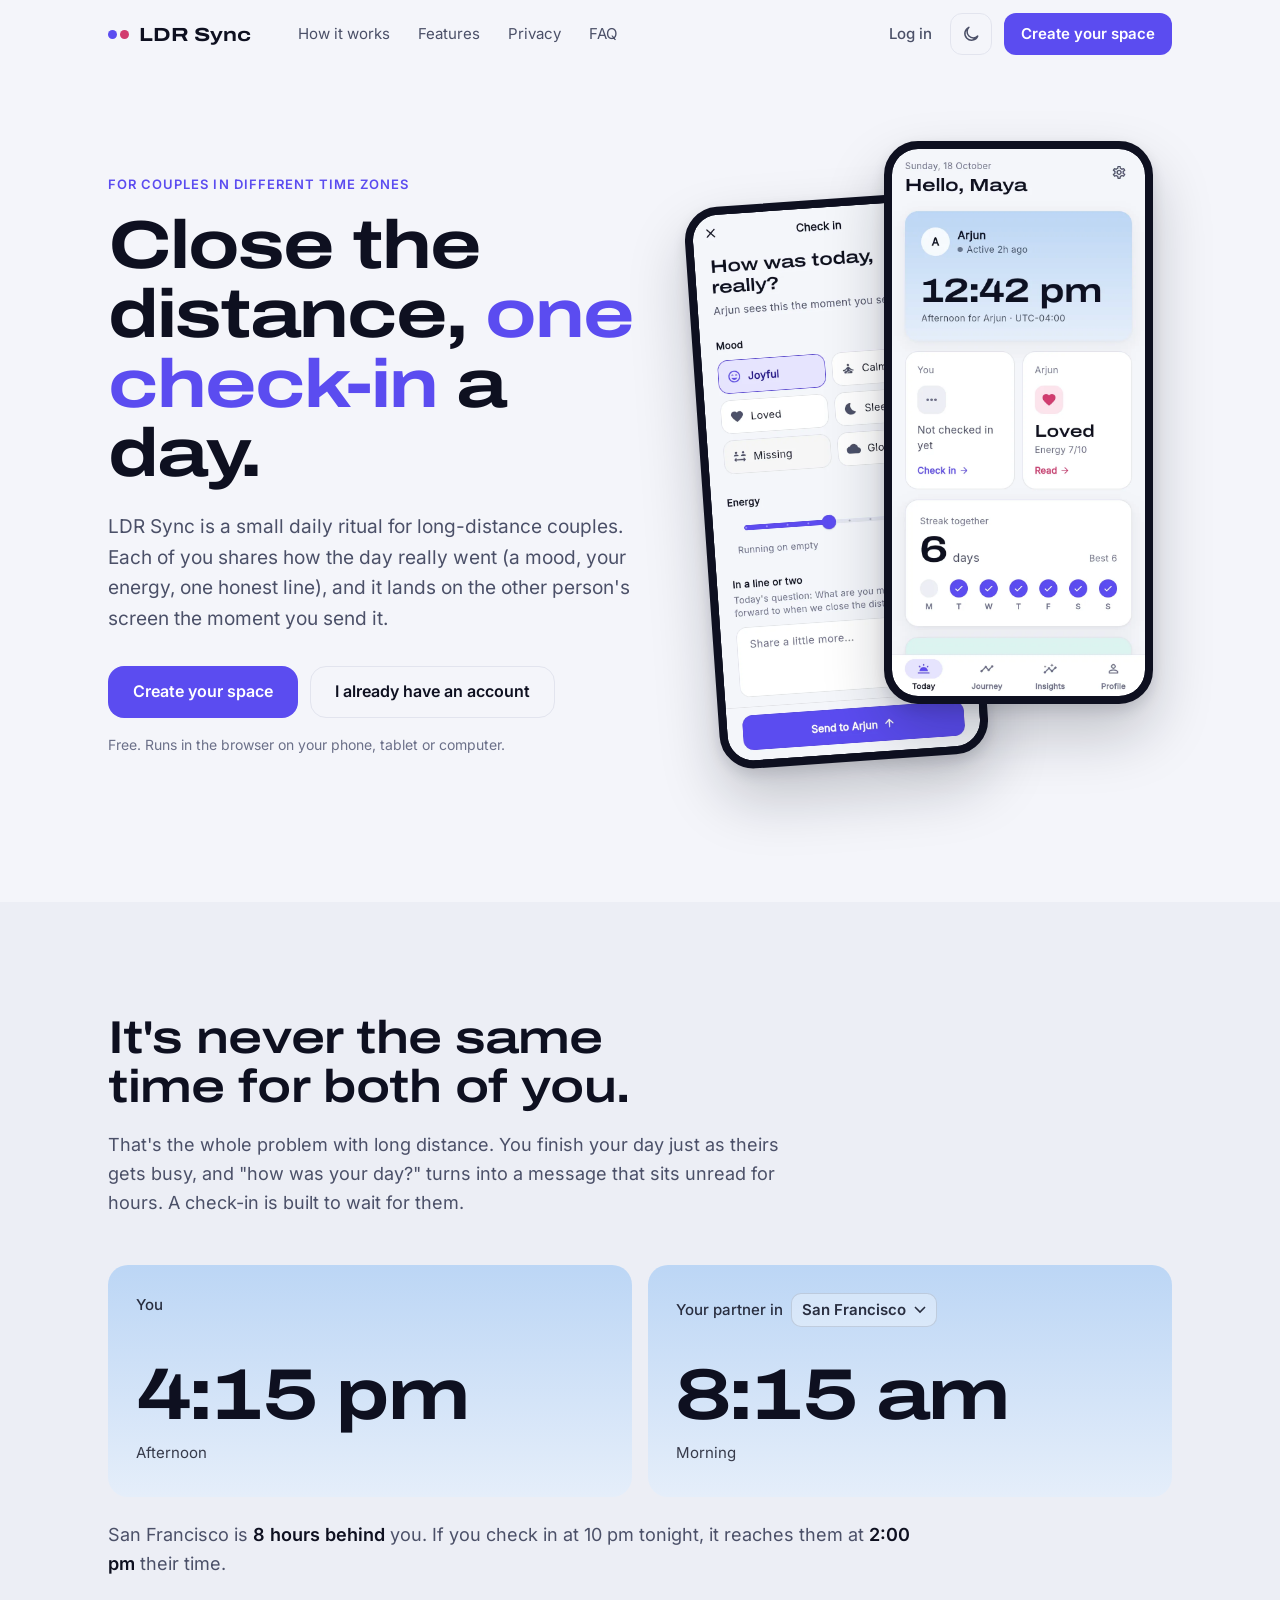
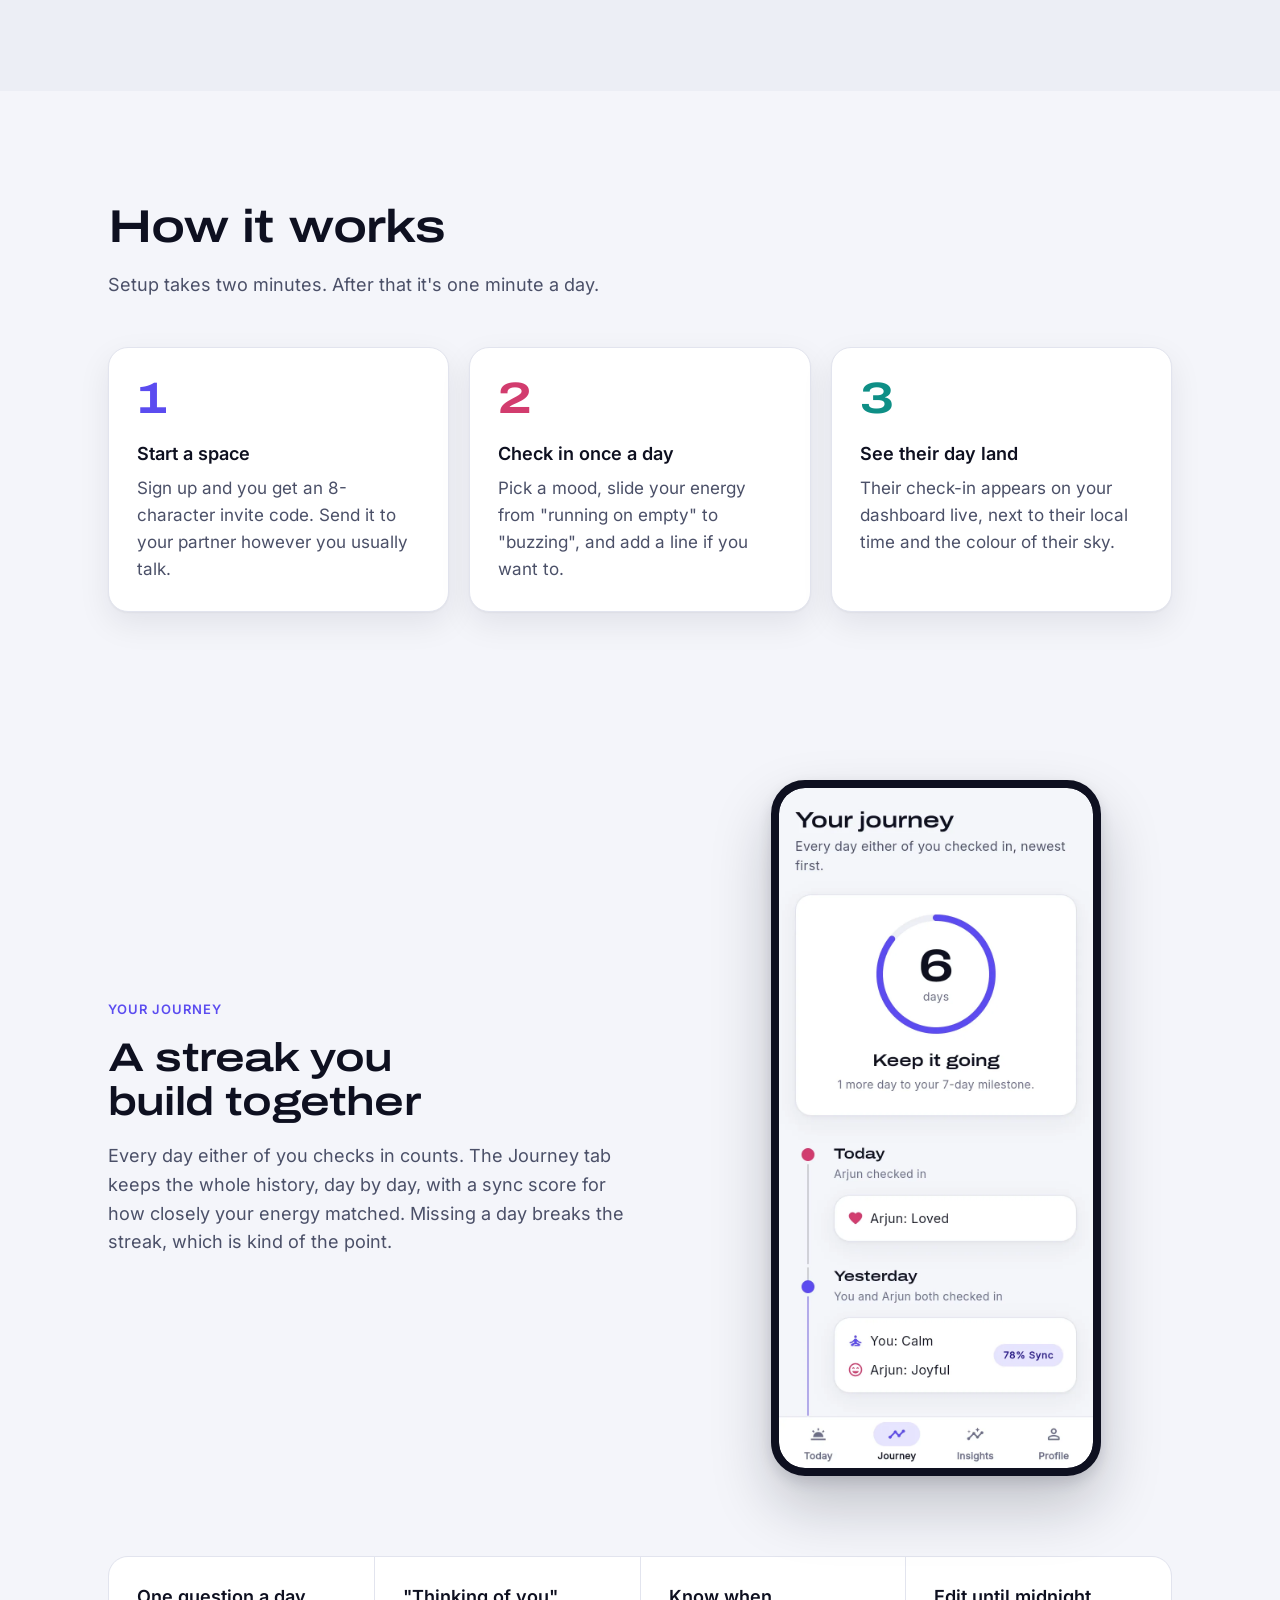
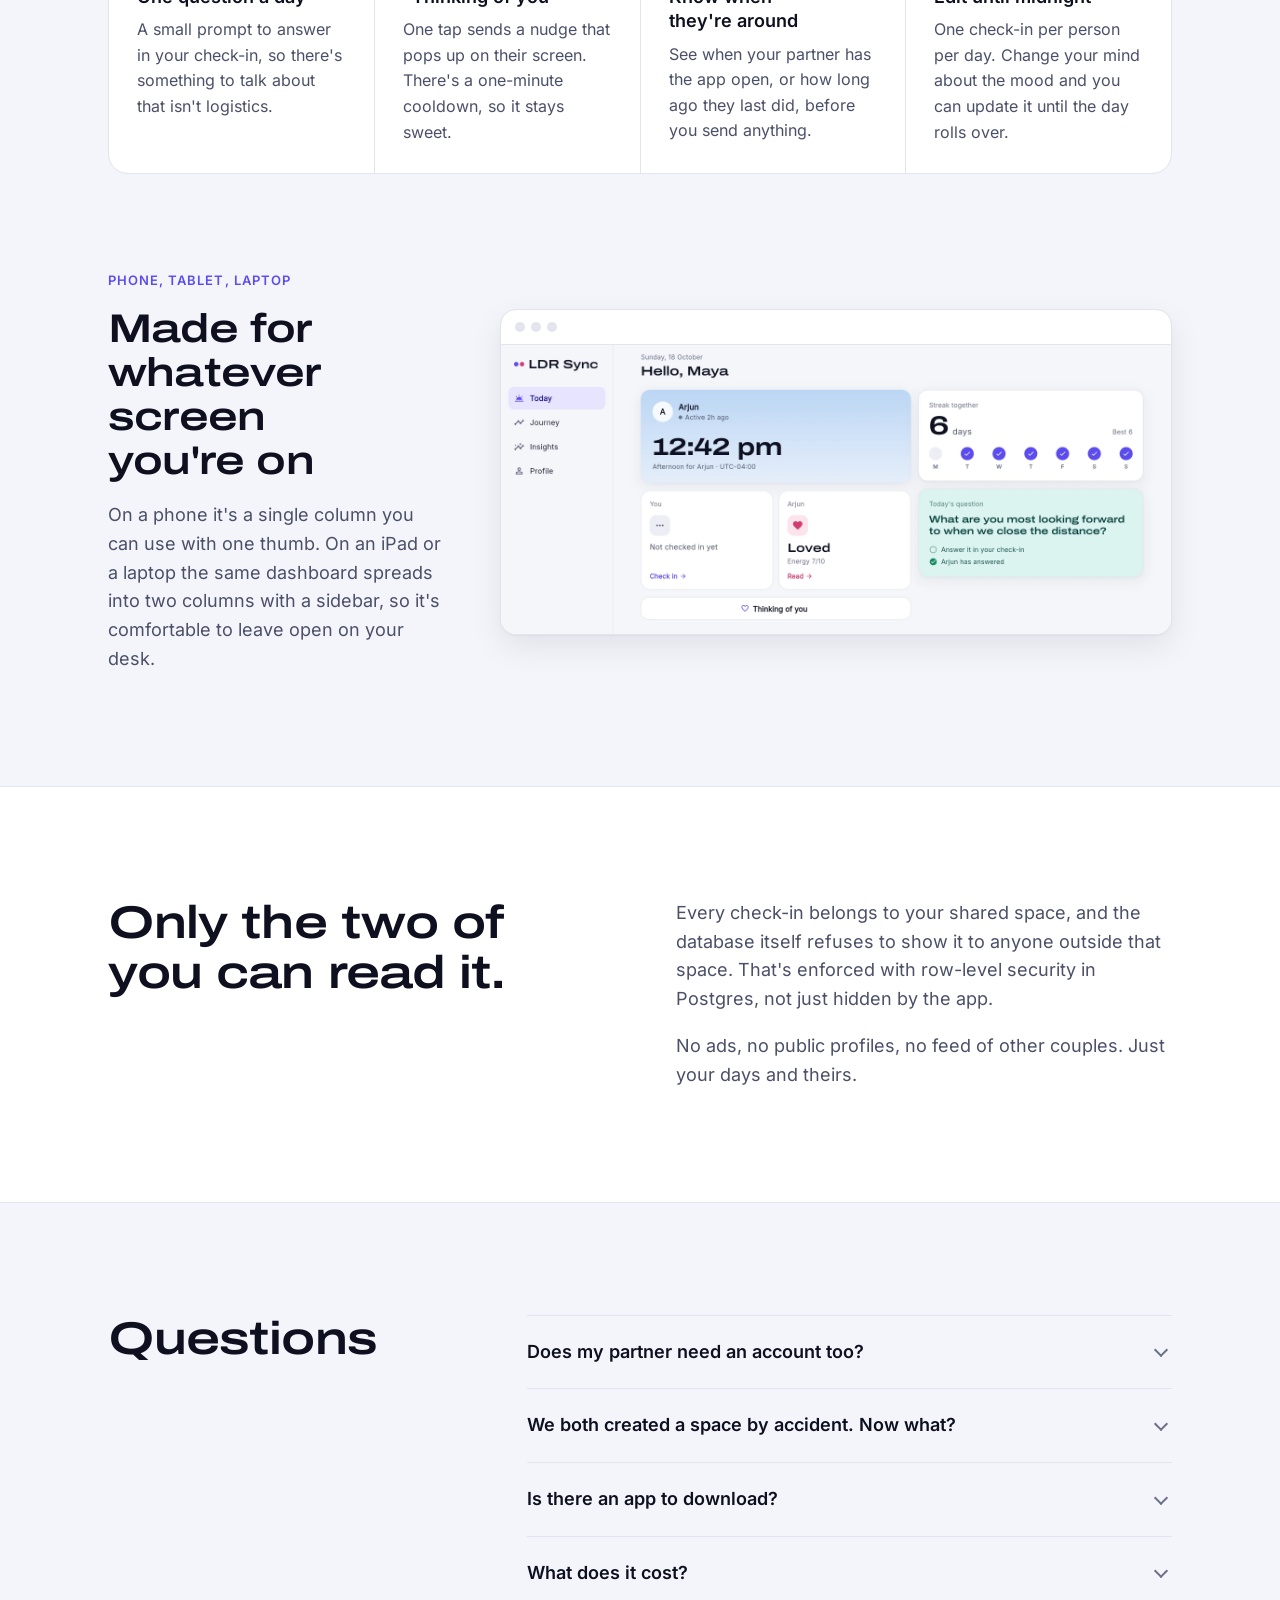
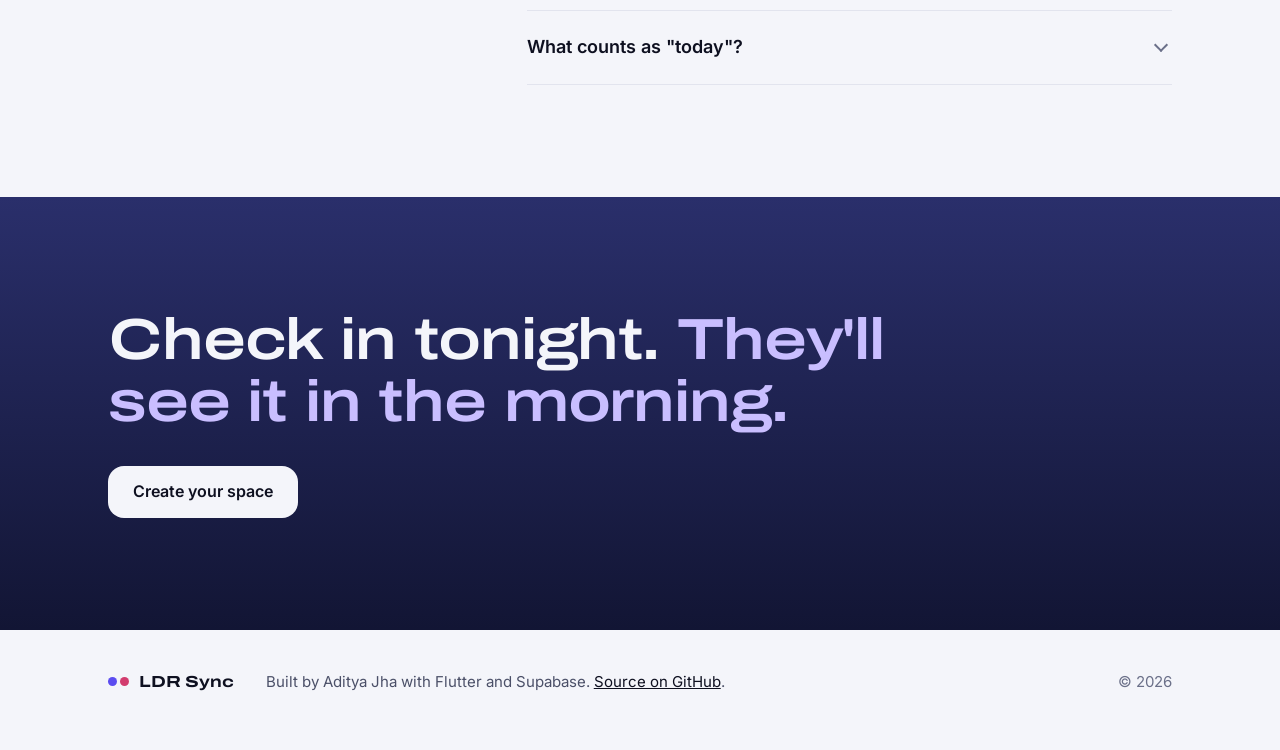
<file: web_landing/index.html>
<!doctype html>
<html lang="en">
<head>
  <meta charset="utf-8">
  <meta name="viewport" content="width=device-width, initial-scale=1">
  <title>LDR Sync: a daily check-in for long-distance couples</title>
  <meta name="description" content="A small daily ritual for couples in different time zones. Share a mood, your energy and one honest line, and see each other's day land in real time.">
  <meta name="theme-color" content="#F4F5FA" media="(prefers-color-scheme: light)">
  <meta name="theme-color" content="#0B0D17" media="(prefers-color-scheme: dark)">
  <meta name="color-scheme" content="light dark">
  <script>
    // Apply a saved light/dark choice before first paint, so there is no flash.
    try { var t = localStorage.getItem("theme"); if (t === "light" || t === "dark") document.documentElement.dataset.theme = t; } catch (e) {}
  </script>
  <meta property="og:title" content="LDR Sync">
  <meta property="og:description" content="A daily check-in for couples in different time zones.">
  <meta property="og:type" content="website">
  <meta property="og:image" content="img/light-desktop-dashboard.webp">
  <link rel="icon" href="favicon.svg" type="image/svg+xml">
  <link rel="icon" href="favicon.png" type="image/png" sizes="32x32">
  <link rel="apple-touch-icon" href="apple-touch-icon.png">
  <link rel="preload" href="fonts/ArchivoExpanded-700.woff2" as="font" type="font/woff2" crossorigin>
  <link rel="preload" href="fonts/Inter-var.woff2" as="font" type="font/woff2" crossorigin>
  <link rel="stylesheet" href="styles.css">
</head>
<body>
  <a class="skip" href="#main">Skip to content</a>

  <header class="site-header">
    <div class="wrap header-inner">
      <a class="wordmark" href="./" aria-label="LDR Sync home">
        <span class="dot dot-you" aria-hidden="true"></span><span class="dot dot-them" aria-hidden="true"></span>
        LDR Sync
      </a>
      <nav class="nav" aria-label="Page sections">
        <a href="#how">How it works</a>
        <a href="#features">Features</a>
        <a href="#privacy">Privacy</a>
        <a href="#faq">FAQ</a>
      </nav>
      <div class="header-actions">
        <a class="link" href="app/#/login">Log in</a>
        <button class="theme-toggle" type="button" id="theme-toggle" aria-label="Switch to dark mode">
          <svg class="icon-moon" viewBox="0 0 24 24" fill="none" stroke="currentColor" stroke-width="1.8" stroke-linecap="round" stroke-linejoin="round" aria-hidden="true"><path d="M20 14.5A8 8 0 1 1 9.5 4a6.5 6.5 0 0 0 10.5 10.5z"/></svg>
          <svg class="icon-sun" viewBox="0 0 24 24" fill="none" stroke="currentColor" stroke-width="1.8" stroke-linecap="round" aria-hidden="true"><circle cx="12" cy="12" r="4"/><path d="M12 2.5v2M12 19.5v2M2.5 12h2M19.5 12h2M5.3 5.3l1.4 1.4M17.3 17.3l1.4 1.4M5.3 18.7l1.4-1.4M17.3 6.7l1.4-1.4"/></svg>
        </button>
        <a class="btn btn-small" href="app/#/login?mode=signup">Create your space</a>
      </div>
    </div>
  </header>

  <main id="main">
    <!-- Hero -->
    <section class="hero">
      <div class="wrap hero-grid">
        <div class="hero-copy">
          <p class="eyebrow">For couples in different time zones</p>
          <h1>Close the distance, <span class="accent">one <span class="nowrap">check-in</span></span> a day.</h1>
          <p class="lede">
            LDR Sync is a small daily ritual for long-distance couples. Each of you
            shares how the day really went (a mood, your energy, one honest line),
            and it lands on the other person's screen the moment you send it.
          </p>
          <div class="cta-row">
            <a class="btn" href="app/#/login?mode=signup">Create your space</a>
            <a class="btn btn-ghost" href="app/#/login">I already have an account</a>
          </div>
          <p class="fine">Free. Runs in the browser on your phone, tablet or computer.</p>
        </div>

        <div class="hero-visual" aria-hidden="true">
          <figure class="phone phone-back">
            <img src="img/light-phone-checkin.webp" data-dark="img/dark-phone-checkin.webp" width="390" height="844" alt="" loading="eager" decoding="async">
          </figure>
          <figure class="phone phone-front">
            <img src="img/light-phone-dashboard.webp" data-dark="img/dark-phone-dashboard.webp" width="390" height="844" alt="" loading="eager" decoding="async">
          </figure>
        </div>
      </div>
    </section>

    <!-- Two skies -->
    <section class="skies" aria-labelledby="skies-title">
      <div class="wrap">
        <div class="section-head">
          <h2 id="skies-title">It's never the same time for both of you.</h2>
          <p>
            That's the whole problem with long distance. You finish your day
            just as theirs gets busy, and "how was your day?" turns into a
            message that sits unread for hours. A check-in is built to wait for them.
          </p>
        </div>

        <div class="sky-pair">
          <article class="sky-card" id="sky-you">
            <p class="sky-who">You<span class="sky-place" id="you-place"></span></p>
            <p class="sky-time" id="you-time">--:--</p>
            <p class="sky-label" id="you-label">&nbsp;</p>
          </article>
          <article class="sky-card" id="sky-them">
            <p class="sky-who">
              <label for="city">Your partner in</label>
              <select id="city" class="sky-select"></select>
            </p>
            <p class="sky-time" id="them-time">--:--</p>
            <p class="sky-label" id="them-label">&nbsp;</p>
          </article>
        </div>
        <p class="sky-note" id="sky-note" aria-live="polite"></p>
      </div>
    </section>

    <!-- How it works -->
    <section id="how" class="how" aria-labelledby="how-title">
      <div class="wrap">
        <div class="section-head">
          <h2 id="how-title">How it works</h2>
          <p>Setup takes two minutes. After that it's one minute a day.</p>
        </div>
        <ol class="steps">
          <li>
            <span class="step-num">1</span>
            <h3>Start a space</h3>
            <p>Sign up and you get an 8-character invite code. Send it to your partner however you usually talk.</p>
          </li>
          <li>
            <span class="step-num">2</span>
            <h3>Check in once a day</h3>
            <p>Pick a mood, slide your energy from "running on empty" to "buzzing", and add a line if you want to.</p>
          </li>
          <li>
            <span class="step-num">3</span>
            <h3>See their day land</h3>
            <p>Their check-in appears on your dashboard live, next to their local time and the colour of their sky.</p>
          </li>
        </ol>
      </div>
    </section>

    <!-- Features -->
    <section id="features" class="features" aria-labelledby="features-title">
      <div class="wrap">
        <h2 id="features-title" class="visually-hidden">Features</h2>

        <div class="feature">
          <div class="feature-copy">
            <p class="eyebrow">Your journey</p>
            <h3>A streak you build together</h3>
            <p>
              Every day either of you checks in counts. The Journey tab keeps the
              whole history, day by day, with a sync score for how closely your
              energy matched. Missing a day breaks the streak, which is kind of the point.
            </p>
          </div>
          <figure class="phone phone-solo">
            <img src="img/light-phone-journey.webp" data-dark="img/dark-phone-journey.webp" width="390" height="844" alt="The Journey screen: a six-day streak and a timeline of both partners' moods." loading="lazy" decoding="async">
          </figure>
        </div>

        <ul class="feature-grid">
          <li>
            <h3>One question a day</h3>
            <p>A small prompt to answer in your check-in, so there's something to talk about that isn't logistics.</p>
          </li>
          <li>
            <h3>"Thinking of you"</h3>
            <p>One tap sends a nudge that pops up on their screen. There's a one-minute cooldown, so it stays sweet.</p>
          </li>
          <li>
            <h3>Know when they're around</h3>
            <p>See when your partner has the app open, or how long ago they last did, before you send anything.</p>
          </li>
          <li>
            <h3>Edit until midnight</h3>
            <p>One check-in per person per day. Change your mind about the mood and you can update it until the day rolls over.</p>
          </li>
        </ul>

        <div class="screens">
          <div class="screens-copy">
            <p class="eyebrow">Phone, tablet, laptop</p>
            <h3>Made for whatever screen you're on</h3>
            <p>
              On a phone it's a single column you can use with one thumb. On an iPad
              or a laptop the same dashboard spreads into two columns with a sidebar,
              so it's comfortable to leave open on your desk.
            </p>
          </div>
          <figure class="browser">
            <div class="browser-bar" aria-hidden="true"><span></span><span></span><span></span></div>
            <img src="img/light-desktop-dashboard.webp" data-dark="img/dark-desktop-dashboard.webp" width="1440" height="620" alt="The LDR Sync dashboard on a desktop browser, with a sidebar and a two-column layout." loading="lazy" decoding="async">
          </figure>
        </div>
      </div>
    </section>

    <!-- Privacy -->
    <section id="privacy" class="privacy" aria-labelledby="privacy-title">
      <div class="wrap privacy-inner">
        <h2 id="privacy-title">Only the two of you can read it.</h2>
        <div class="privacy-points">
          <p>
            Every check-in belongs to your shared space, and the database itself
            refuses to show it to anyone outside that space. That's enforced with
            row-level security in Postgres, not just hidden by the app.
          </p>
          <p>
            No ads, no public profiles, no feed of other couples. Just your days
            and theirs.
          </p>
        </div>
      </div>
    </section>

    <!-- FAQ -->
    <section id="faq" class="faq" aria-labelledby="faq-title">
      <div class="wrap faq-inner">
        <h2 id="faq-title">Questions</h2>
        <div class="faq-list">
          <details>
            <summary>Does my partner need an account too?</summary>
            <p>Yes. You each sign up with your own email. One of you starts the space and shares the code, and the other enters it.</p>
          </details>
          <details>
            <summary>We both created a space by accident. Now what?</summary>
            <p>No problem. Either of you can enter the other's code from the invite screen. Your empty space is cleaned up automatically.</p>
          </details>
          <details>
            <summary>Is there an app to download?</summary>
            <p>Not from an app store yet. It runs in your browser, and on a phone you can add it to your home screen from the share menu so it opens like an app.</p>
          </details>
          <details>
            <summary>What does it cost?</summary>
            <p>Nothing. There's no paid plan.</p>
          </details>
          <details>
            <summary>What counts as "today"?</summary>
            <p>Days are counted in UTC, so the two of you always agree on which day a check-in belongs to, even twelve time zones apart.</p>
          </details>
        </div>
      </div>
    </section>

    <!-- Closing CTA -->
    <section class="closing">
      <div class="wrap closing-inner">
        <h2>Check in tonight. <span class="accent">They'll see it in the morning.</span></h2>
        <a class="btn btn-light" href="app/#/login?mode=signup">Create your space</a>
      </div>
    </section>
  </main>

  <footer class="site-footer">
    <div class="wrap footer-inner">
      <a class="wordmark wordmark-small" href="./">
        <span class="dot dot-you" aria-hidden="true"></span><span class="dot dot-them" aria-hidden="true"></span>
        LDR Sync
      </a>
      <p>Built by Aditya Jha with Flutter and Supabase. <a href="https://github.com/aquiadi/LDR_App_V1">Source on GitHub</a>.</p>
      <p class="muted">© <span id="year">2026</span></p>
    </div>
  </footer>

  <script src="app.js" defer></script>
</body>
</html>
</file>
<file: web_landing/styles.css>
/* LDR Sync landing page. Same tokens as the app (lib/core/theme/colors.dart). */

@font-face {
  font-family: "Archivo Expanded";
  src: url("fonts/ArchivoExpanded-600.woff2") format("woff2");
  font-weight: 600;
  font-style: normal;
  font-display: swap;
}
@font-face {
  font-family: "Archivo Expanded";
  src: url("fonts/ArchivoExpanded-700.woff2") format("woff2");
  font-weight: 700;
  font-style: normal;
  font-display: swap;
}
@font-face {
  font-family: "Inter";
  src: url("fonts/Inter-var.woff2") format("woff2");
  font-weight: 400 700;
  font-style: normal;
  font-display: swap;
}

/* Light */
:root {
  color-scheme: light;
  --bg: #F4F5FA;
  --bg-2: #ECEEF5;
  --card: #FFFFFF;
  --ink: #0E1020;
  --ink-2: #4B5068;
  --muted: #6B7089;
  --line: #E2E4EE;
  --you: #5B4CF0;
  --you-hover: #4A3BD9;
  --you-tint: #E7E4FF;
  --on-you: #FFFFFF;
  --them: #D23C6E;
  --teal: #0E8F86;
  --shadow: 0 1px 2px rgb(14 16 32 / 4%), 0 12px 32px rgb(14 16 32 / 8%);
  --phone-edge: #0E1020;
  --header-bg: rgb(244 245 250 / 85%);

  --display: "Archivo Expanded", "Arial Black", system-ui, sans-serif;
  --sans: "Inter", system-ui, -apple-system, "Segoe UI", sans-serif;

  --gutter: 20px;
  --radius: 20px;
}

/* Dark: used when the visitor's system is dark, unless they picked light. */
@media (prefers-color-scheme: dark) {
  :root:not([data-theme="light"]) {
    color-scheme: dark;
    --bg: #0B0D17;
    --bg-2: #10121E;
    --card: #151827;
    --ink: #ECEDF5;
    --ink-2: #A8ACC2;
    --muted: #8A8FA8;
    --line: #262A3D;
    --you: #A79BFF;
    --you-hover: #BDB3FF;
    --you-tint: #2D2670;
    --on-you: #160E5C;
    --them: #FF7FA8;
    --teal: #4FD1C5;
    --shadow: none;
    --phone-edge: #262A3F;
    --header-bg: rgb(11 13 23 / 85%);
  }
}
:root[data-theme="dark"] {
  color-scheme: dark;
  --bg: #0B0D17;
  --bg-2: #10121E;
  --card: #151827;
  --ink: #ECEDF5;
  --ink-2: #A8ACC2;
  --muted: #8A8FA8;
  --line: #262A3D;
  --you: #A79BFF;
  --you-hover: #BDB3FF;
  --you-tint: #2D2670;
  --on-you: #160E5C;
  --them: #FF7FA8;
  --teal: #4FD1C5;
  --shadow: none;
  --phone-edge: #262A3F;
  --header-bg: rgb(11 13 23 / 85%);
}

@media (min-width: 640px) { :root { --gutter: 32px; } }
@media (min-width: 1024px) { :root { --gutter: 48px; } }

*, *::before, *::after { box-sizing: border-box; }

html { -webkit-text-size-adjust: 100%; scroll-behavior: smooth; }
@media (prefers-reduced-motion: reduce) { html { scroll-behavior: auto; } }

body {
  margin: 0;
  background: var(--bg);
  color: var(--ink);
  font-family: var(--sans);
  font-size: 17px;
  line-height: 1.6;
  -webkit-font-smoothing: antialiased;
  text-rendering: optimizeLegibility;
}

img { display: block; max-width: 100%; height: auto; }
a { color: inherit; }
h1, h2, h3 { margin: 0; font-weight: 600; text-wrap: balance; }
p { margin: 0; }

.wrap { width: 100%; max-width: 1160px; margin: 0 auto; padding: 0 var(--gutter); }

.visually-hidden {
  position: absolute; width: 1px; height: 1px; overflow: hidden;
  clip: rect(0 0 0 0); white-space: nowrap;
}
.skip {
  position: absolute; left: 12px; top: -48px; z-index: 20;
  background: var(--ink); color: var(--bg); padding: 8px 14px; border-radius: 10px;
}
.skip:focus { top: 12px; }

:focus-visible { outline: 2px solid var(--you); outline-offset: 3px; border-radius: 6px; }

/* Wordmark: one dot for each of you */
.wordmark {
  display: inline-flex; align-items: center;
  font-family: var(--display); font-weight: 700; font-size: 19px; letter-spacing: -0.01em;
  line-height: 1; text-decoration: none; white-space: nowrap;
}
.dot { width: 9px; height: 9px; border-radius: 50%; display: inline-block; }
.dot-you { background: var(--you); }
.dot-them { background: var(--them); margin: 0 10px 0 3px; }
.wordmark-small { font-size: 16px; }

/* Buttons */
.btn {
  display: inline-flex; align-items: center; justify-content: center;
  min-height: 52px; padding: 0 24px; border-radius: 16px;
  background: var(--you); color: var(--on-you); text-decoration: none;
  font-weight: 600; font-size: 16px; border: 1px solid transparent;
  transition: background-color .15s ease, transform .15s ease;
}
.btn:hover { background: var(--you-hover); }
.btn:active { transform: translateY(1px); }
.btn-small { min-height: 42px; padding: 0 16px; border-radius: 12px; font-size: 15px; }
.btn-ghost { background: transparent; color: var(--ink); border-color: var(--line); }
.btn-ghost:hover { background: var(--card); }
.btn-light { background: #F4F5FA; color: #0E1020; }
.btn-light:hover { background: #fff; }
.link { text-decoration: none; font-weight: 500; font-size: 15px; color: var(--ink-2); }
.link:hover { color: var(--ink); }

.theme-toggle {
  display: inline-grid; place-items: center; width: 42px; height: 42px; flex: none;
  border-radius: 12px; border: 1px solid var(--line); background: transparent; color: var(--ink-2);
  cursor: pointer;
}
.theme-toggle:hover { color: var(--ink); background: var(--card); }
.theme-toggle svg { width: 20px; height: 20px; }
.theme-toggle .icon-sun { display: none; }
.is-dark .theme-toggle .icon-sun { display: block; }
.is-dark .theme-toggle .icon-moon { display: none; }

/* Header */
.site-header {
  position: sticky; top: 0; z-index: 10;
  background: var(--header-bg);
  backdrop-filter: saturate(140%) blur(10px);
  -webkit-backdrop-filter: saturate(140%) blur(10px);
  border-bottom: 1px solid transparent;
}
.site-header.scrolled { border-bottom-color: var(--line); }
.header-inner { display: flex; align-items: center; gap: 24px; height: 68px; }
.nav { display: none; gap: 28px; margin-left: 24px; }
.nav a { text-decoration: none; font-size: 15px; color: var(--ink-2); }
.nav a:hover { color: var(--ink); }
.header-actions { margin-left: auto; display: flex; align-items: center; gap: 12px; }
.header-actions .link { display: none; margin-right: 6px; }
@media (min-width: 640px) { .header-actions .link { display: inline; } }
@media (min-width: 960px) { .nav { display: flex; } }
@media (max-width: 400px) { .header-actions .btn-small { padding: 0 12px; font-size: 14px; } }

/* Section rhythm */
section { padding: 72px 0; }
@media (min-width: 1024px) { section { padding: 112px 0; } }

.eyebrow {
  font-size: 13px; font-weight: 600; color: var(--you);
  letter-spacing: 0.08em; text-transform: uppercase;
  margin-bottom: 16px;
}
h2 {
  font-family: var(--display); font-weight: 600;
  font-size: clamp(30px, 4.2vw, 46px); line-height: 1.08; letter-spacing: -0.02em;
}
h3 { font-size: 18px; font-weight: 600; line-height: 1.35; }
.accent { color: var(--you); }
.accent-them { color: var(--them); }

.section-head { max-width: 700px; margin-bottom: 48px; }
.section-head p { margin-top: 18px; color: var(--ink-2); font-size: 18px; }

/* Hero */
.hero { padding-top: 40px; overflow: hidden; }
.hero-grid { display: grid; gap: 48px; align-items: center; }
@media (min-width: 960px) {
  .hero { padding-top: 72px; }
  .hero-grid { grid-template-columns: 1.1fr 1fr; gap: 56px; }
}
.hero h1 {
  font-family: var(--display); font-weight: 700;
  font-size: clamp(38px, 5.6vw, 68px);
  line-height: 1.02; letter-spacing: -0.03em;
}
.lede { margin-top: 24px; max-width: 34em; font-size: 19px; color: var(--ink-2); }
.cta-row { display: flex; flex-wrap: wrap; gap: 12px; margin-top: 32px; }
.fine { margin-top: 16px; font-size: 14px; color: var(--muted); }

.hero-visual { position: relative; margin: 0 auto; width: min(100%, 520px); aspect-ratio: 0.74; }
.phone {
  margin: 0; position: absolute; width: 56%;
  border-radius: 34px; overflow: hidden;
  border: 8px solid var(--phone-edge);
  background: var(--phone-edge);
  box-shadow: 0 30px 60px rgb(14 16 32 / 22%), 0 6px 14px rgb(14 16 32 / 12%);
}
.phone img { border-radius: 26px; }
.phone-front { right: 4%; top: 0; z-index: 2; }
.phone-back { left: 2%; top: 9%; transform: rotate(-4deg); }
@media (max-width: 420px) { .phone { border-width: 6px; border-radius: 26px; } .phone img { border-radius: 20px; } }

/* Two skies */
.skies { background: var(--bg-2); }
.sky-pair { display: grid; gap: 16px; }
@media (min-width: 720px) { .sky-pair { grid-template-columns: 1fr 1fr; } }
.sky-card {
  border-radius: var(--radius); padding: 28px 28px 32px; min-height: 230px;
  display: flex; flex-direction: column; color: #0E1020;
  background: linear-gradient(#BCD6F5, #E5EEFA);
  transition: background .6s ease, color .6s ease;
}
.sky-card.is-night { color: #F4F5FA; }
.sky-who { font-size: 15px; font-weight: 500; display: flex; flex-wrap: wrap; align-items: center; gap: 8px; opacity: .85; }
.sky-place::before { content: "· "; }
.sky-place:empty::before { content: ""; }
.sky-time {
  margin-top: auto; padding-top: 32px;
  font-family: var(--display); font-weight: 700;
  font-size: clamp(46px, 6.5vw, 72px); line-height: 1; letter-spacing: -0.03em;
  font-variant-numeric: tabular-nums;
}
.sky-label { margin-top: 10px; font-size: 15px; opacity: .8; }
.sky-select {
  font: inherit; font-weight: 600; color: inherit;
  background: rgb(255 255 255 / 40%); border: 1px solid rgb(14 16 32 / 15%);
  border-radius: 10px; padding: 4px 30px 4px 10px; appearance: none;
  background-image: url("data:image/svg+xml,%3Csvg xmlns='http://www.w3.org/2000/svg' width='12' height='8'%3E%3Cpath d='M1 1l5 5 5-5' fill='none' stroke='%230E1020' stroke-width='1.6'/%3E%3C/svg%3E");
  background-repeat: no-repeat; background-position: right 10px center;
}
.is-night .sky-select {
  background-color: rgb(255 255 255 / 12%); border-color: rgb(255 255 255 / 25%);
  background-image: url("data:image/svg+xml,%3Csvg xmlns='http://www.w3.org/2000/svg' width='12' height='8'%3E%3Cpath d='M1 1l5 5 5-5' fill='none' stroke='%23F4F5FA' stroke-width='1.6'/%3E%3C/svg%3E");
}
.sky-select option { color: #0E1020; background: #fff; }
.sky-note { margin-top: 24px; max-width: 46em; font-size: 18px; color: var(--ink-2); min-height: 1.6em; }
.sky-note strong { color: var(--ink); font-weight: 600; }

/* How it works */
.steps { list-style: none; margin: 0; padding: 0; display: grid; gap: 16px; }
@media (min-width: 860px) { .steps { grid-template-columns: repeat(3, 1fr); gap: 20px; } }
.steps li {
  background: var(--card); border: 1px solid var(--line); border-radius: var(--radius);
  padding: 28px; box-shadow: var(--shadow);
}
.step-num {
  font-family: var(--display); font-weight: 700; font-size: 44px; line-height: 1; color: var(--you);
  display: block; margin-bottom: 22px; letter-spacing: -0.03em;
}
.steps li:nth-child(2) .step-num { color: var(--them); }
.steps li:nth-child(3) .step-num { color: var(--teal); }
.steps p { margin-top: 8px; color: var(--ink-2); }

/* Features */
.features { padding-top: 0; }
.feature { display: grid; gap: 40px; align-items: center; padding: 56px 0; }
@media (min-width: 860px) { .feature { grid-template-columns: 1.1fr 1fr; gap: 72px; } }
.feature-copy h3, .screens-copy h3 {
  font-family: var(--display); font-weight: 600;
  font-size: clamp(28px, 3.6vw, 40px); line-height: 1.1; letter-spacing: -0.02em;
}
.feature-copy p:last-child, .screens-copy p:last-child { margin-top: 18px; color: var(--ink-2); font-size: 18px; max-width: 32em; }
.phone-solo { position: relative; width: min(78%, 330px); margin: 0 auto; }

.feature-grid {
  list-style: none; margin: 24px 0 0; padding: 0;
  display: grid; gap: 1px; background: var(--line);
  border: 1px solid var(--line); border-radius: var(--radius); overflow: hidden;
}
@media (min-width: 720px) { .feature-grid { grid-template-columns: 1fr 1fr; } }
@media (min-width: 1100px) { .feature-grid { grid-template-columns: repeat(4, 1fr); } }
.feature-grid li { background: var(--card); padding: 28px; }
.feature-grid p { margin-top: 8px; color: var(--ink-2); font-size: 16px; }

.screens { display: grid; gap: 40px; margin-top: 96px; }
@media (min-width: 1024px) { .screens { grid-template-columns: 0.8fr 1.6fr; align-items: center; gap: 56px; } }
.browser {
  margin: 0; border-radius: 16px; overflow: hidden; background: var(--card);
  border: 1px solid var(--line); box-shadow: var(--shadow);
}
.browser-bar { display: flex; gap: 6px; padding: 12px 14px; border-bottom: 1px solid var(--line); }
.browser-bar span { width: 10px; height: 10px; border-radius: 50%; background: var(--line); }

/* Privacy */
.privacy { background: var(--card); border-top: 1px solid var(--line); border-bottom: 1px solid var(--line); }
.privacy-inner { display: grid; gap: 32px; }
@media (min-width: 900px) { .privacy-inner { grid-template-columns: 1fr 1fr; gap: 72px; align-items: start; } }
.privacy-points { display: grid; gap: 18px; font-size: 18px; color: var(--ink-2); }

/* FAQ */
.faq-inner { display: grid; gap: 32px; }
@media (min-width: 900px) { .faq-inner { grid-template-columns: 0.7fr 1.3fr; gap: 72px; } }
.faq-list { border-top: 1px solid var(--line); }
details { border-bottom: 1px solid var(--line); }
summary {
  cursor: pointer; list-style: none; padding: 22px 36px 22px 0; position: relative;
  font-weight: 600; font-size: 18px;
}
summary::-webkit-details-marker { display: none; }
summary::after {
  content: ""; position: absolute; right: 6px; top: 50%; width: 10px; height: 10px;
  border-right: 2px solid var(--muted); border-bottom: 2px solid var(--muted);
  transform: translateY(-70%) rotate(45deg); transition: transform .2s ease;
}
details[open] summary::after { transform: translateY(-30%) rotate(225deg); }
details p { padding: 0 0 22px; color: var(--ink-2); max-width: 40em; }

/* Closing: the night sky, the same in both themes */
.closing { background: linear-gradient(#2A2F6B, #121534); color: #F4F5FA; }
.closing-inner { display: grid; gap: 32px; justify-items: start; }
.closing h2 { font-size: clamp(32px, 5vw, 58px); max-width: 15em; }
.closing .accent { color: #C9BEFF; }

/* Footer */
.site-footer { padding: 40px 0 56px; color: var(--ink-2); font-size: 15px; }
.footer-inner { display: grid; gap: 12px; }
@media (min-width: 860px) { .footer-inner { grid-template-columns: auto 1fr auto; align-items: center; gap: 32px; } }
.site-footer a { color: var(--ink); }
.muted { color: var(--muted); }
.nowrap { white-space: nowrap; }
/* Same idea as the app: in dark mode a bright daytime sky is toned down. */
.is-dark .sky-card:not(.is-night) { filter: brightness(0.88); }
</file>
